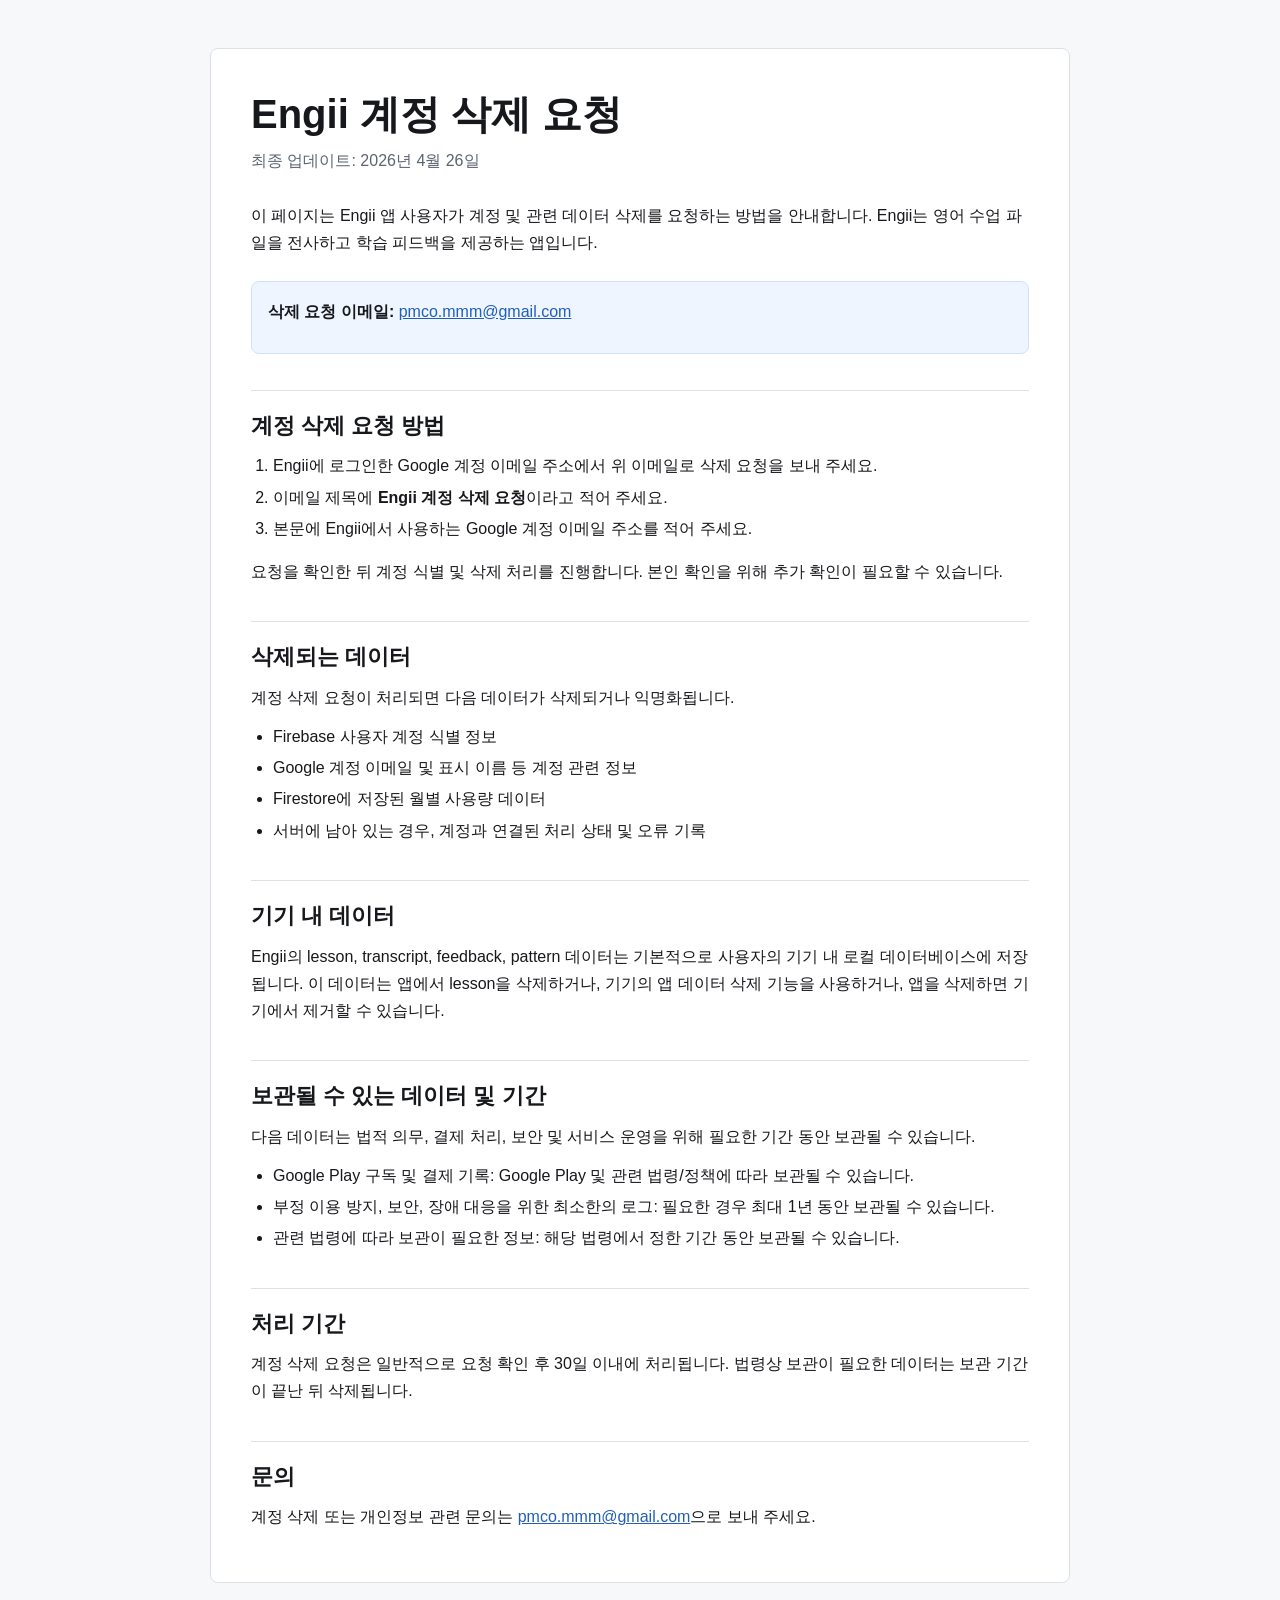
<file: docs/delete-account/index.html>
<!doctype html>
<html lang="ko">
<head>
  <meta charset="utf-8">
  <meta name="viewport" content="width=device-width, initial-scale=1">
  <title>Engii 계정 삭제 요청</title>
  <style>
    :root {
      color-scheme: light;
      --bg: #f7f8fa;
      --surface: #ffffff;
      --text: #17181c;
      --muted: #5d6470;
      --line: #dde1e7;
      --accent: #225fba;
    }

    * {
      box-sizing: border-box;
    }

    body {
      margin: 0;
      background: var(--bg);
      color: var(--text);
      font-family: -apple-system, BlinkMacSystemFont, "Segoe UI", "Noto Sans KR", Roboto, Arial, sans-serif;
      line-height: 1.7;
    }

    main {
      width: min(860px, calc(100% - 32px));
      margin: 0 auto;
      padding: 48px 0 72px;
    }

    article {
      background: var(--surface);
      border: 1px solid var(--line);
      border-radius: 8px;
      padding: 40px;
    }

    h1 {
      margin: 0 0 8px;
      font-size: clamp(28px, 4vw, 40px);
      line-height: 1.25;
      letter-spacing: 0;
    }

    h2 {
      margin: 36px 0 12px;
      padding-top: 20px;
      border-top: 1px solid var(--line);
      font-size: 22px;
      line-height: 1.35;
      letter-spacing: 0;
    }

    p {
      margin: 0 0 12px;
    }

    ul,
    ol {
      margin: 8px 0 16px;
      padding-left: 22px;
    }

    li {
      margin: 4px 0;
    }

    a {
      color: var(--accent);
    }

    .meta {
      color: var(--muted);
      margin-bottom: 28px;
    }

    .notice {
      background: #eef5ff;
      border: 1px solid #cfe1ff;
      border-radius: 8px;
      padding: 16px;
      margin: 24px 0;
    }

    @media (max-width: 640px) {
      main {
        width: min(100% - 20px, 860px);
        padding: 20px 0 40px;
      }

      article {
        padding: 24px 18px;
      }
    }
  </style>
</head>
<body>
  <main>
    <article>
      <h1>Engii 계정 삭제 요청</h1>
      <p class="meta">최종 업데이트: 2026년 4월 26일</p>

      <p>
        이 페이지는 Engii 앱 사용자가 계정 및 관련 데이터 삭제를 요청하는 방법을 안내합니다.
        Engii는 영어 수업 파일을 전사하고 학습 피드백을 제공하는 앱입니다.
      </p>

      <div class="notice">
        <p>
          <strong>삭제 요청 이메일:</strong>
          <a href="mailto:pmco.mmm@gmail.com">pmco.mmm@gmail.com</a>
        </p>
      </div>

      <h2>계정 삭제 요청 방법</h2>
      <ol>
        <li>Engii에 로그인한 Google 계정 이메일 주소에서 위 이메일로 삭제 요청을 보내 주세요.</li>
        <li>이메일 제목에 <strong>Engii 계정 삭제 요청</strong>이라고 적어 주세요.</li>
        <li>본문에 Engii에서 사용하는 Google 계정 이메일 주소를 적어 주세요.</li>
      </ol>
      <p>
        요청을 확인한 뒤 계정 식별 및 삭제 처리를 진행합니다. 본인 확인을 위해 추가 확인이 필요할 수 있습니다.
      </p>

      <h2>삭제되는 데이터</h2>
      <p>계정 삭제 요청이 처리되면 다음 데이터가 삭제되거나 익명화됩니다.</p>
      <ul>
        <li>Firebase 사용자 계정 식별 정보</li>
        <li>Google 계정 이메일 및 표시 이름 등 계정 관련 정보</li>
        <li>Firestore에 저장된 월별 사용량 데이터</li>
        <li>서버에 남아 있는 경우, 계정과 연결된 처리 상태 및 오류 기록</li>
      </ul>

      <h2>기기 내 데이터</h2>
      <p>
        Engii의 lesson, transcript, feedback, pattern 데이터는 기본적으로 사용자의 기기 내 로컬 데이터베이스에 저장됩니다.
        이 데이터는 앱에서 lesson을 삭제하거나, 기기의 앱 데이터 삭제 기능을 사용하거나, 앱을 삭제하면 기기에서 제거할 수 있습니다.
      </p>

      <h2>보관될 수 있는 데이터 및 기간</h2>
      <p>다음 데이터는 법적 의무, 결제 처리, 보안 및 서비스 운영을 위해 필요한 기간 동안 보관될 수 있습니다.</p>
      <ul>
        <li>Google Play 구독 및 결제 기록: Google Play 및 관련 법령/정책에 따라 보관될 수 있습니다.</li>
        <li>부정 이용 방지, 보안, 장애 대응을 위한 최소한의 로그: 필요한 경우 최대 1년 동안 보관될 수 있습니다.</li>
        <li>관련 법령에 따라 보관이 필요한 정보: 해당 법령에서 정한 기간 동안 보관될 수 있습니다.</li>
      </ul>

      <h2>처리 기간</h2>
      <p>
        계정 삭제 요청은 일반적으로 요청 확인 후 30일 이내에 처리됩니다. 법령상 보관이 필요한 데이터는 보관 기간이 끝난 뒤 삭제됩니다.
      </p>

      <h2>문의</h2>
      <p>
        계정 삭제 또는 개인정보 관련 문의는
        <a href="mailto:pmco.mmm@gmail.com">pmco.mmm@gmail.com</a>으로 보내 주세요.
      </p>
    </article>
  </main>
</body>
</html>
</file>
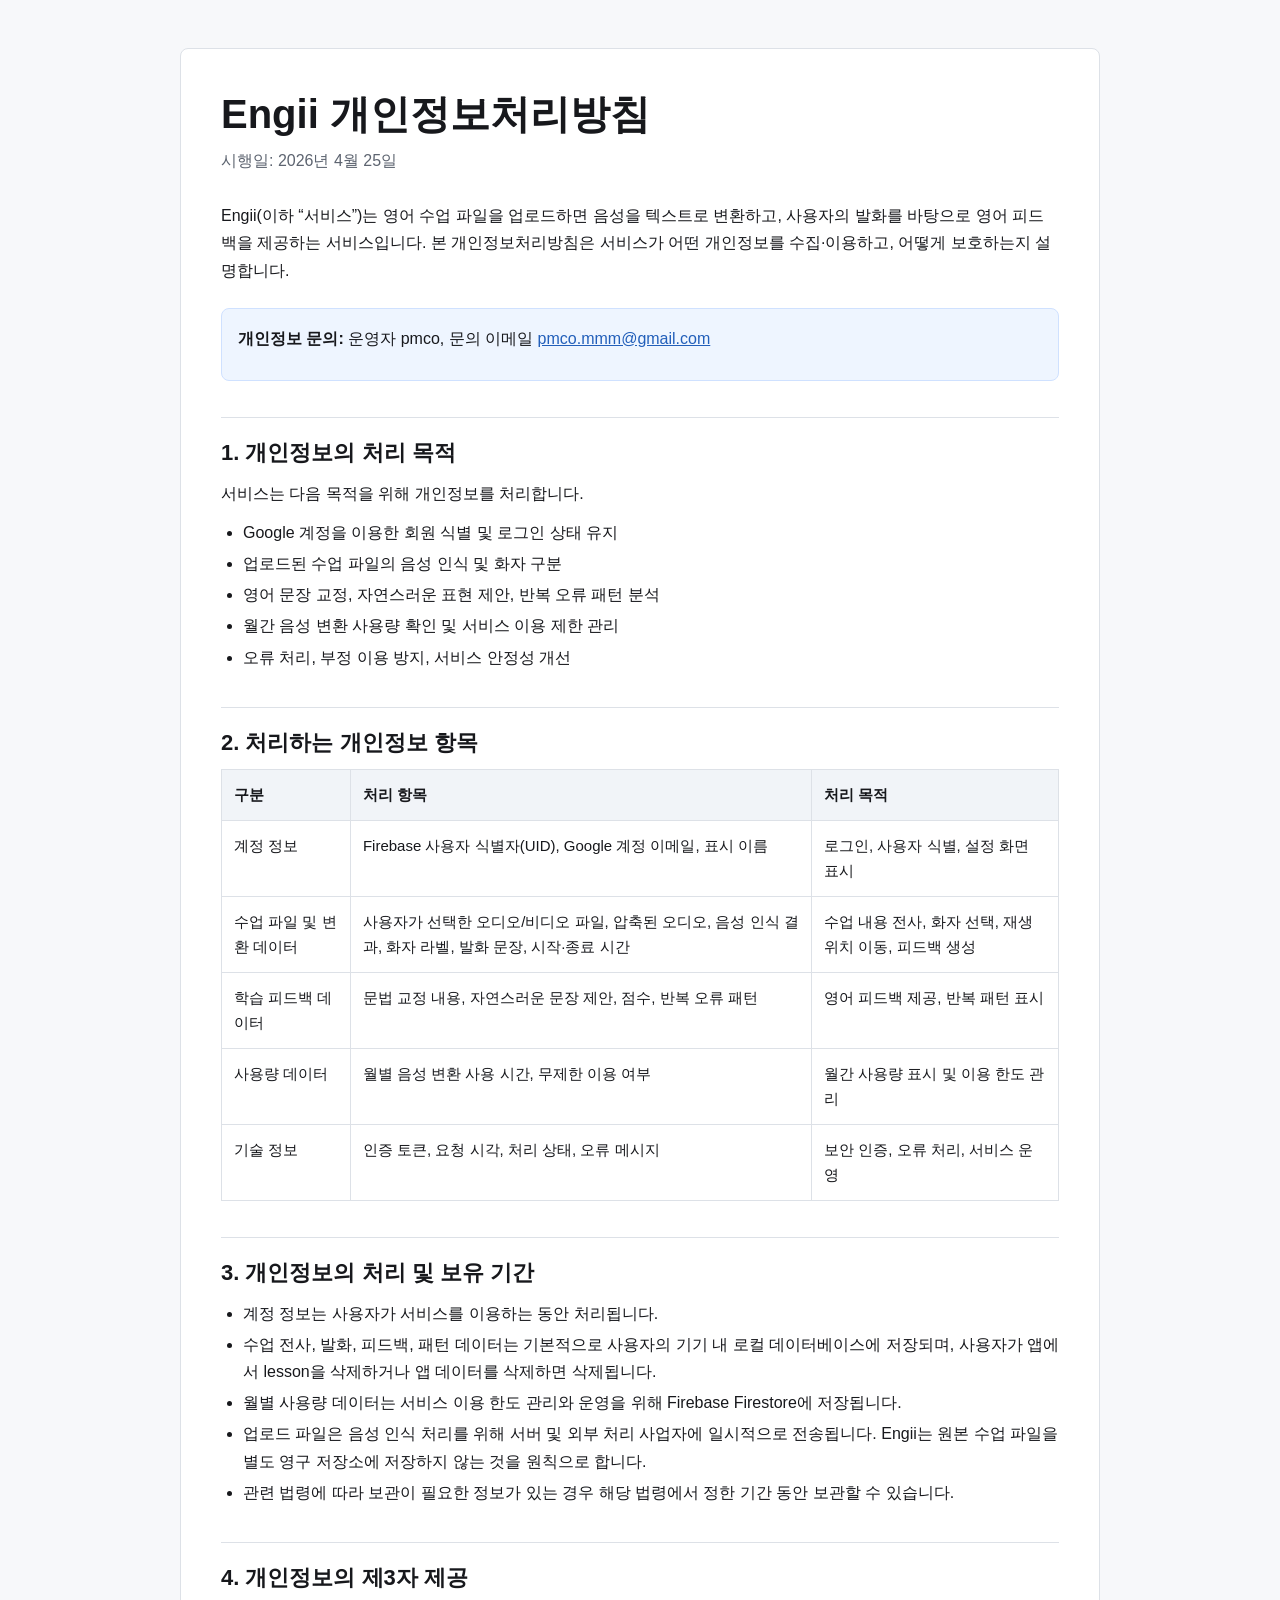
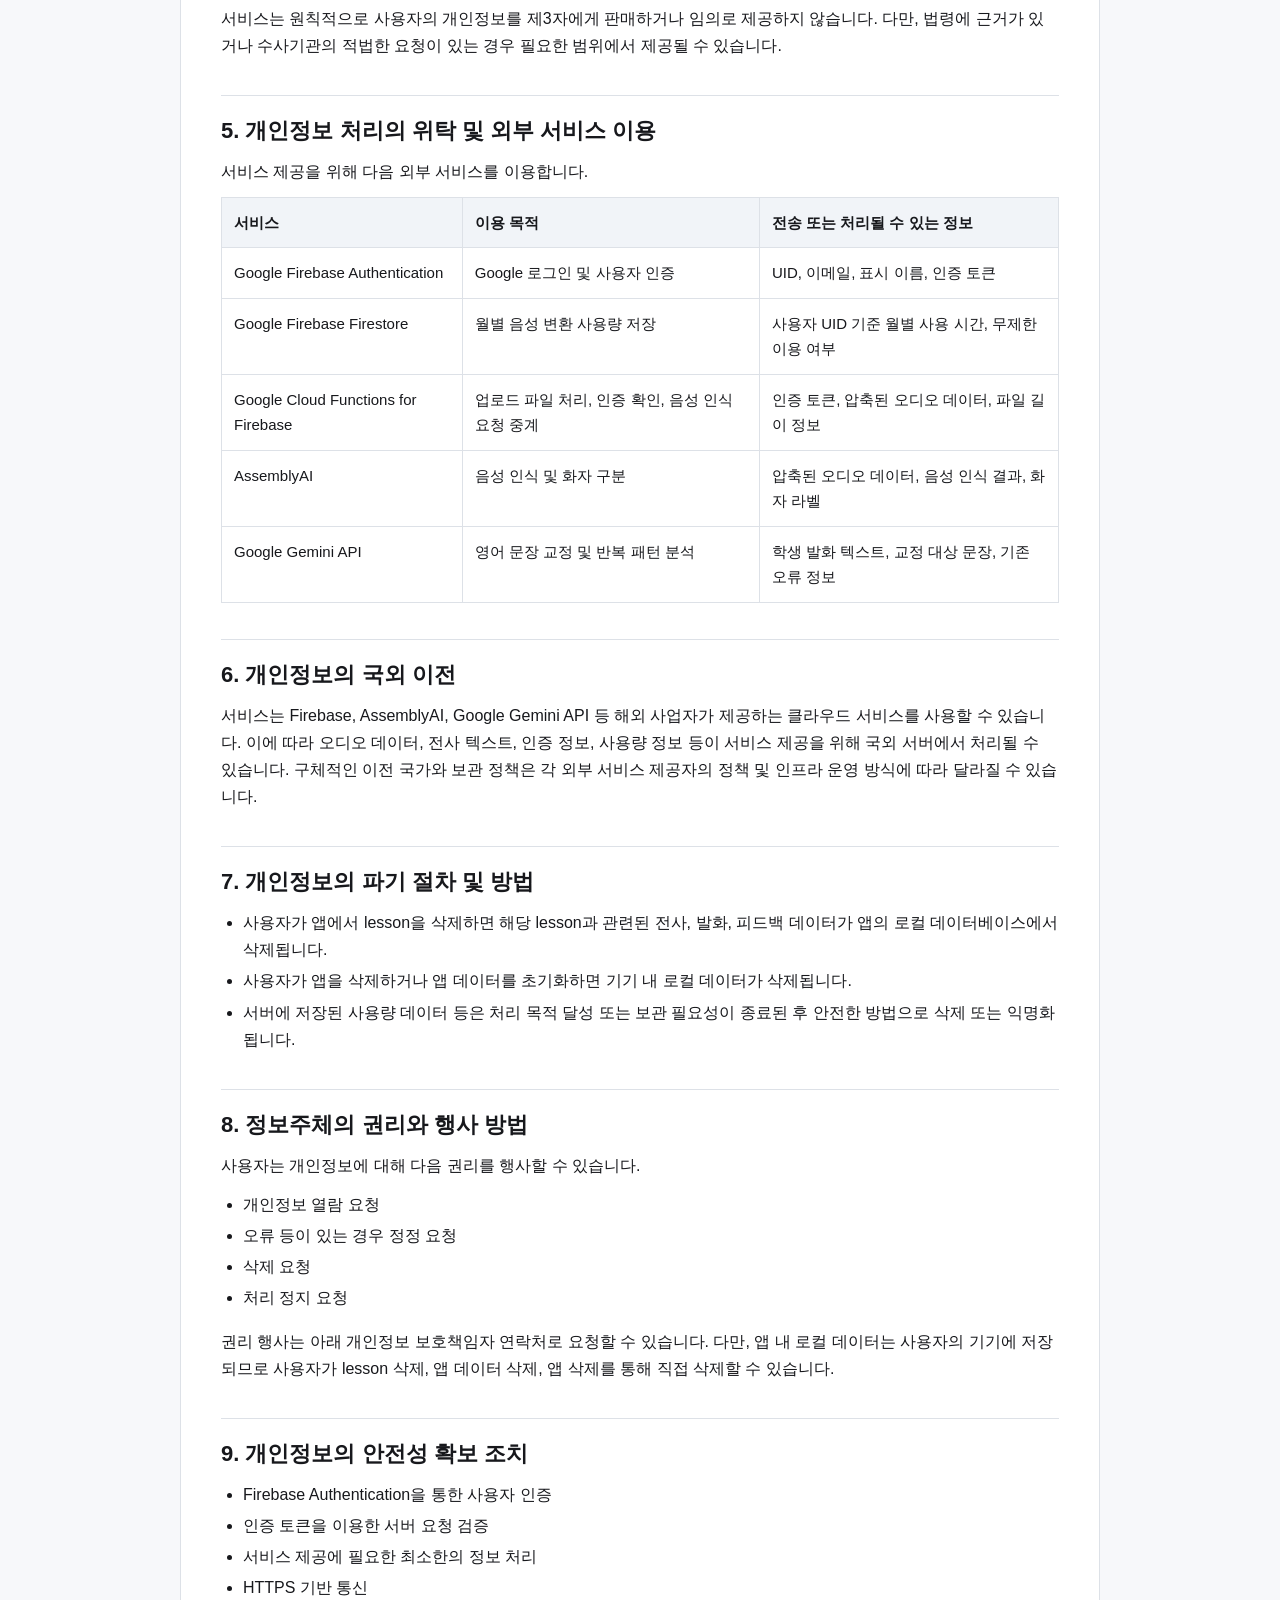
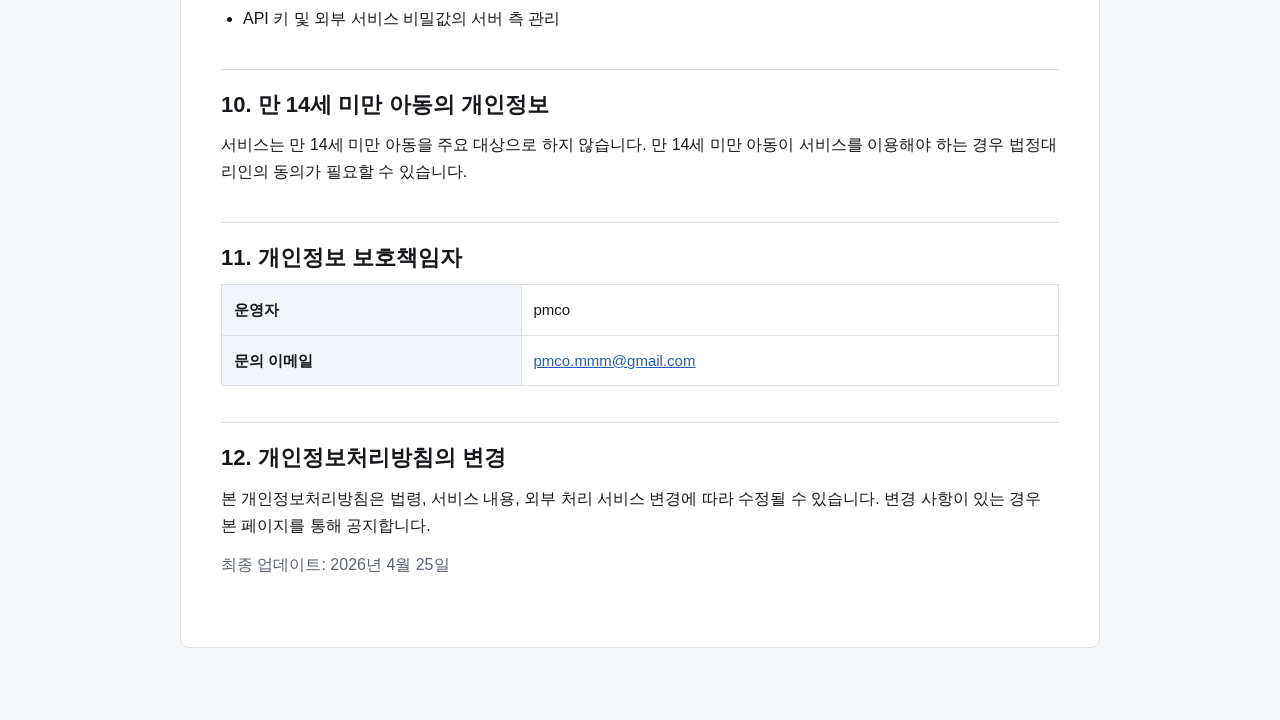
<file: docs/privacy/index.html>
<!doctype html>
<html lang="ko">
<head>
  <meta charset="utf-8">
  <meta name="viewport" content="width=device-width, initial-scale=1">
  <title>Engii 개인정보처리방침</title>
  <style>
    :root {
      color-scheme: light;
      --bg: #f7f8fa;
      --surface: #ffffff;
      --text: #17181c;
      --muted: #5d6470;
      --line: #dde1e7;
      --accent: #225fba;
    }

    * {
      box-sizing: border-box;
    }

    body {
      margin: 0;
      background: var(--bg);
      color: var(--text);
      font-family: -apple-system, BlinkMacSystemFont, "Segoe UI", "Noto Sans KR", Roboto, Arial, sans-serif;
      line-height: 1.7;
    }

    main {
      width: min(920px, calc(100% - 32px));
      margin: 0 auto;
      padding: 48px 0 72px;
    }

    article {
      background: var(--surface);
      border: 1px solid var(--line);
      border-radius: 8px;
      padding: 40px;
    }

    h1 {
      margin: 0 0 8px;
      font-size: clamp(28px, 4vw, 40px);
      line-height: 1.25;
      letter-spacing: 0;
    }

    h2 {
      margin: 36px 0 12px;
      padding-top: 20px;
      border-top: 1px solid var(--line);
      font-size: 22px;
      line-height: 1.35;
      letter-spacing: 0;
    }

    h3 {
      margin: 24px 0 8px;
      font-size: 18px;
      letter-spacing: 0;
    }

    p {
      margin: 0 0 12px;
    }

    ul {
      margin: 8px 0 16px;
      padding-left: 22px;
    }

    li {
      margin: 4px 0;
    }

    table {
      width: 100%;
      border-collapse: collapse;
      margin: 12px 0 20px;
      font-size: 15px;
    }

    th,
    td {
      border: 1px solid var(--line);
      padding: 12px;
      text-align: left;
      vertical-align: top;
    }

    th {
      background: #f1f4f8;
      font-weight: 700;
    }

    a {
      color: var(--accent);
    }

    .meta {
      color: var(--muted);
      margin-bottom: 28px;
    }

    .notice {
      background: #eef5ff;
      border: 1px solid #cfe1ff;
      border-radius: 8px;
      padding: 16px;
      margin: 24px 0;
    }

    .placeholder {
      color: #9a3412;
      font-weight: 700;
    }

    @media (max-width: 640px) {
      main {
        width: min(100% - 20px, 920px);
        padding: 20px 0 40px;
      }

      article {
        padding: 24px 18px;
      }

      table {
        display: block;
        overflow-x: auto;
        white-space: nowrap;
      }
    }
  </style>
</head>
<body>
  <main>
    <article>
      <h1>Engii 개인정보처리방침</h1>
      <p class="meta">시행일: 2026년 4월 25일</p>

      <p>
        Engii(이하 “서비스”)는 영어 수업 파일을 업로드하면 음성을 텍스트로 변환하고,
        사용자의 발화를 바탕으로 영어 피드백을 제공하는 서비스입니다. 본 개인정보처리방침은
        서비스가 어떤 개인정보를 수집·이용하고, 어떻게 보호하는지 설명합니다.
      </p>

      <div class="notice">
        <p>
          <strong>개인정보 문의:</strong> 운영자 pmco, 문의 이메일
          <a href="mailto:pmco.mmm@gmail.com">pmco.mmm@gmail.com</a>
        </p>
      </div>

      <h2>1. 개인정보의 처리 목적</h2>
      <p>서비스는 다음 목적을 위해 개인정보를 처리합니다.</p>
      <ul>
        <li>Google 계정을 이용한 회원 식별 및 로그인 상태 유지</li>
        <li>업로드된 수업 파일의 음성 인식 및 화자 구분</li>
        <li>영어 문장 교정, 자연스러운 표현 제안, 반복 오류 패턴 분석</li>
        <li>월간 음성 변환 사용량 확인 및 서비스 이용 제한 관리</li>
        <li>오류 처리, 부정 이용 방지, 서비스 안정성 개선</li>
      </ul>

      <h2>2. 처리하는 개인정보 항목</h2>
      <table>
        <thead>
          <tr>
            <th>구분</th>
            <th>처리 항목</th>
            <th>처리 목적</th>
          </tr>
        </thead>
        <tbody>
          <tr>
            <td>계정 정보</td>
            <td>Firebase 사용자 식별자(UID), Google 계정 이메일, 표시 이름</td>
            <td>로그인, 사용자 식별, 설정 화면 표시</td>
          </tr>
          <tr>
            <td>수업 파일 및 변환 데이터</td>
            <td>사용자가 선택한 오디오/비디오 파일, 압축된 오디오, 음성 인식 결과, 화자 라벨, 발화 문장, 시작·종료 시간</td>
            <td>수업 내용 전사, 화자 선택, 재생 위치 이동, 피드백 생성</td>
          </tr>
          <tr>
            <td>학습 피드백 데이터</td>
            <td>문법 교정 내용, 자연스러운 문장 제안, 점수, 반복 오류 패턴</td>
            <td>영어 피드백 제공, 반복 패턴 표시</td>
          </tr>
          <tr>
            <td>사용량 데이터</td>
            <td>월별 음성 변환 사용 시간, 무제한 이용 여부</td>
            <td>월간 사용량 표시 및 이용 한도 관리</td>
          </tr>
          <tr>
            <td>기술 정보</td>
            <td>인증 토큰, 요청 시각, 처리 상태, 오류 메시지</td>
            <td>보안 인증, 오류 처리, 서비스 운영</td>
          </tr>
        </tbody>
      </table>

      <h2>3. 개인정보의 처리 및 보유 기간</h2>
      <ul>
        <li>계정 정보는 사용자가 서비스를 이용하는 동안 처리됩니다.</li>
        <li>수업 전사, 발화, 피드백, 패턴 데이터는 기본적으로 사용자의 기기 내 로컬 데이터베이스에 저장되며, 사용자가 앱에서 lesson을 삭제하거나 앱 데이터를 삭제하면 삭제됩니다.</li>
        <li>월별 사용량 데이터는 서비스 이용 한도 관리와 운영을 위해 Firebase Firestore에 저장됩니다.</li>
        <li>업로드 파일은 음성 인식 처리를 위해 서버 및 외부 처리 사업자에 일시적으로 전송됩니다. Engii는 원본 수업 파일을 별도 영구 저장소에 저장하지 않는 것을 원칙으로 합니다.</li>
        <li>관련 법령에 따라 보관이 필요한 정보가 있는 경우 해당 법령에서 정한 기간 동안 보관할 수 있습니다.</li>
      </ul>

      <h2>4. 개인정보의 제3자 제공</h2>
      <p>
        서비스는 원칙적으로 사용자의 개인정보를 제3자에게 판매하거나 임의로 제공하지 않습니다.
        다만, 법령에 근거가 있거나 수사기관의 적법한 요청이 있는 경우 필요한 범위에서 제공될 수 있습니다.
      </p>

      <h2>5. 개인정보 처리의 위탁 및 외부 서비스 이용</h2>
      <p>서비스 제공을 위해 다음 외부 서비스를 이용합니다.</p>
      <table>
        <thead>
          <tr>
            <th>서비스</th>
            <th>이용 목적</th>
            <th>전송 또는 처리될 수 있는 정보</th>
          </tr>
        </thead>
        <tbody>
          <tr>
            <td>Google Firebase Authentication</td>
            <td>Google 로그인 및 사용자 인증</td>
            <td>UID, 이메일, 표시 이름, 인증 토큰</td>
          </tr>
          <tr>
            <td>Google Firebase Firestore</td>
            <td>월별 음성 변환 사용량 저장</td>
            <td>사용자 UID 기준 월별 사용 시간, 무제한 이용 여부</td>
          </tr>
          <tr>
            <td>Google Cloud Functions for Firebase</td>
            <td>업로드 파일 처리, 인증 확인, 음성 인식 요청 중계</td>
            <td>인증 토큰, 압축된 오디오 데이터, 파일 길이 정보</td>
          </tr>
          <tr>
            <td>AssemblyAI</td>
            <td>음성 인식 및 화자 구분</td>
            <td>압축된 오디오 데이터, 음성 인식 결과, 화자 라벨</td>
          </tr>
          <tr>
            <td>Google Gemini API</td>
            <td>영어 문장 교정 및 반복 패턴 분석</td>
            <td>학생 발화 텍스트, 교정 대상 문장, 기존 오류 정보</td>
          </tr>
        </tbody>
      </table>

      <h2>6. 개인정보의 국외 이전</h2>
      <p>
        서비스는 Firebase, AssemblyAI, Google Gemini API 등 해외 사업자가 제공하는 클라우드 서비스를
        사용할 수 있습니다. 이에 따라 오디오 데이터, 전사 텍스트, 인증 정보, 사용량 정보 등이 서비스 제공을
        위해 국외 서버에서 처리될 수 있습니다. 구체적인 이전 국가와 보관 정책은 각 외부 서비스 제공자의
        정책 및 인프라 운영 방식에 따라 달라질 수 있습니다.
      </p>

      <h2>7. 개인정보의 파기 절차 및 방법</h2>
      <ul>
        <li>사용자가 앱에서 lesson을 삭제하면 해당 lesson과 관련된 전사, 발화, 피드백 데이터가 앱의 로컬 데이터베이스에서 삭제됩니다.</li>
        <li>사용자가 앱을 삭제하거나 앱 데이터를 초기화하면 기기 내 로컬 데이터가 삭제됩니다.</li>
        <li>서버에 저장된 사용량 데이터 등은 처리 목적 달성 또는 보관 필요성이 종료된 후 안전한 방법으로 삭제 또는 익명화됩니다.</li>
      </ul>

      <h2>8. 정보주체의 권리와 행사 방법</h2>
      <p>사용자는 개인정보에 대해 다음 권리를 행사할 수 있습니다.</p>
      <ul>
        <li>개인정보 열람 요청</li>
        <li>오류 등이 있는 경우 정정 요청</li>
        <li>삭제 요청</li>
        <li>처리 정지 요청</li>
      </ul>
      <p>
        권리 행사는 아래 개인정보 보호책임자 연락처로 요청할 수 있습니다. 다만, 앱 내 로컬 데이터는 사용자의
        기기에 저장되므로 사용자가 lesson 삭제, 앱 데이터 삭제, 앱 삭제를 통해 직접 삭제할 수 있습니다.
      </p>

      <h2>9. 개인정보의 안전성 확보 조치</h2>
      <ul>
        <li>Firebase Authentication을 통한 사용자 인증</li>
        <li>인증 토큰을 이용한 서버 요청 검증</li>
        <li>서비스 제공에 필요한 최소한의 정보 처리</li>
        <li>HTTPS 기반 통신</li>
        <li>API 키 및 외부 서비스 비밀값의 서버 측 관리</li>
      </ul>

      <h2>10. 만 14세 미만 아동의 개인정보</h2>
      <p>
        서비스는 만 14세 미만 아동을 주요 대상으로 하지 않습니다. 만 14세 미만 아동이 서비스를 이용해야 하는
        경우 법정대리인의 동의가 필요할 수 있습니다.
      </p>

      <h2>11. 개인정보 보호책임자</h2>
      <table>
        <tbody>
          <tr>
            <th>운영자</th>
            <td>pmco</td>
          </tr>
          <tr>
            <th>문의 이메일</th>
            <td><a href="mailto:pmco.mmm@gmail.com">pmco.mmm@gmail.com</a></td>
          </tr>
        </tbody>
      </table>

      <h2>12. 개인정보처리방침의 변경</h2>
      <p>
        본 개인정보처리방침은 법령, 서비스 내용, 외부 처리 서비스 변경에 따라 수정될 수 있습니다.
        변경 사항이 있는 경우 본 페이지를 통해 공지합니다.
      </p>

      <p class="meta">최종 업데이트: 2026년 4월 25일</p>
    </article>
  </main>
</body>
</html>
</file>
